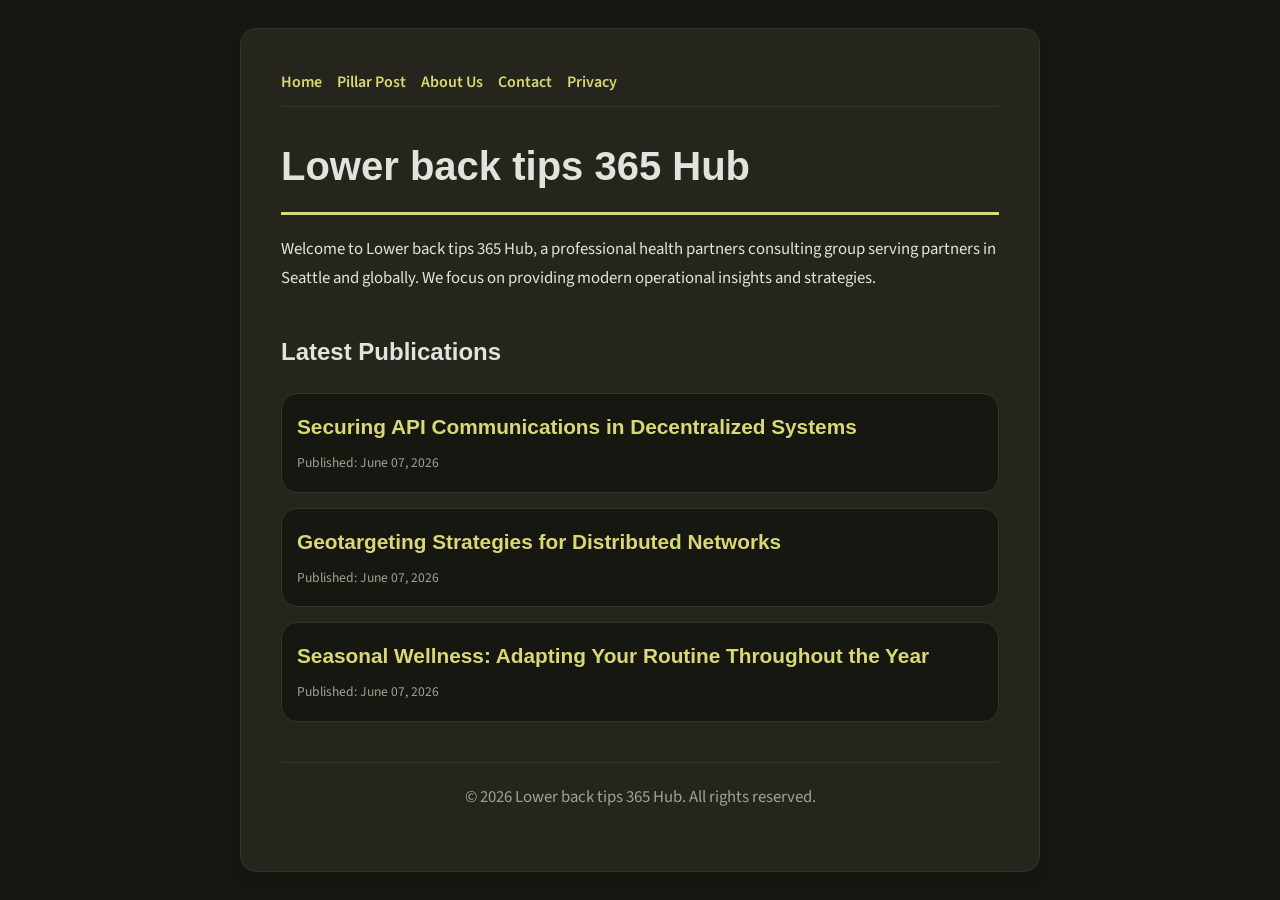
<file: index.html>
<!DOCTYPE html>
<html lang="en">
<head>
    <meta charset="UTF-8">
    <meta name="viewport" content="width=device-width, initial-scale=1.0">
    <title>Lower back tips 365 Hub | Health Partners - Seattle</title>
    <meta name="description" content="Welcome to Lower back tips 365 Hub, a professional health partners consulting group serving partners in Seattle and globally. We focus on providing modern operational insights and strategies.">
    <meta name="geo.region" content="US-WA" />
    <meta name="geo.placename" content="Seattle" />
    <meta name="geo.position" content="47.6062;-122.3321" />
    <meta name="ICBM" content="47.6062, -122.3321" />
    <link rel="stylesheet" href="style.css">
    <script type="application/ld+json">
{
  "@context": "https://schema.org",
  "@type": "LocalBusiness",
  "name": "Lower back tips 365 Hub",
  "url": "https://lower-back-tips-365.github.io",
  "telephone": "+1-206-555-0155",
  "address": {
    "@type": "PostalAddress",
    "addressLocality": "Seattle",
    "addressRegion": "WA",
    "postalCode": "98101",
    "addressCountry": "US"
  },
  "geo": {
    "@type": "GeoCoordinates",
    "latitude": 47.6062,
    "longitude": -122.3321
  }
}
</script>
</head>
<body>
    
        <div class="container" style="max-width: 800px;">
            <nav style="display: flex; gap: 15px; margin-bottom: 25px; border-bottom: 1px solid var(--border-color); padding-bottom: 10px; overflow-x: auto; flex-wrap: wrap;">
            <a href="index.html">Home</a>
            <a href="securing-api-communications-in-decentralized-systems.html">Pillar Post</a>
            <a href="about.html">About Us</a>
            <a href="contact.html">Contact</a>
            <a href="privacy.html">Privacy</a>
        </nav>
            <h1>Lower back tips 365 Hub</h1>
            <p>Welcome to Lower back tips 365 Hub, a professional health partners consulting group serving partners in Seattle and globally. We focus on providing modern operational insights and strategies.</p>
            <h2 style="margin-top: 40px;">Latest Publications</h2>
            <ul style="list-style-type: none; padding-left: 0;">
                <li style="background: var(--bg-color); padding: 15px; border-radius: var(--border-radius); border: 1px solid var(--border-color); margin-bottom: 15px;">
                <h3 style="margin-bottom: 5px; font-size: 1.3rem;"><a href="securing-api-communications-in-decentralized-systems.html">Securing API Communications in Decentralized Systems</a></h3>
                <span style="font-size:0.85rem; color: var(--muted-text)">Published: June 07, 2026</span>
            </li>
<li style="background: var(--bg-color); padding: 15px; border-radius: var(--border-radius); border: 1px solid var(--border-color); margin-bottom: 15px;">
                <h3 style="margin-bottom: 5px; font-size: 1.3rem;"><a href="geotargeting-strategies-for-distributed-networks.html">Geotargeting Strategies for Distributed Networks</a></h3>
                <span style="font-size:0.85rem; color: var(--muted-text)">Published: June 07, 2026</span>
            </li>
<li style="background: var(--bg-color); padding: 15px; border-radius: var(--border-radius); border: 1px solid var(--border-color); margin-bottom: 15px;">
                <h3 style="margin-bottom: 5px; font-size: 1.3rem;"><a href="seasonal-wellness-adapting-your-routine-throughout-the-year.html">Seasonal Wellness: Adapting Your Routine Throughout the Year</a></h3>
                <span style="font-size:0.85rem; color: var(--muted-text)">Published: June 07, 2026</span>
            </li>

            </ul>
            <footer>
                <p>&copy; 2026 Lower back tips 365 Hub. All rights reserved.</p>
            </footer>
        </div>
        
</body>
</html>
</file>
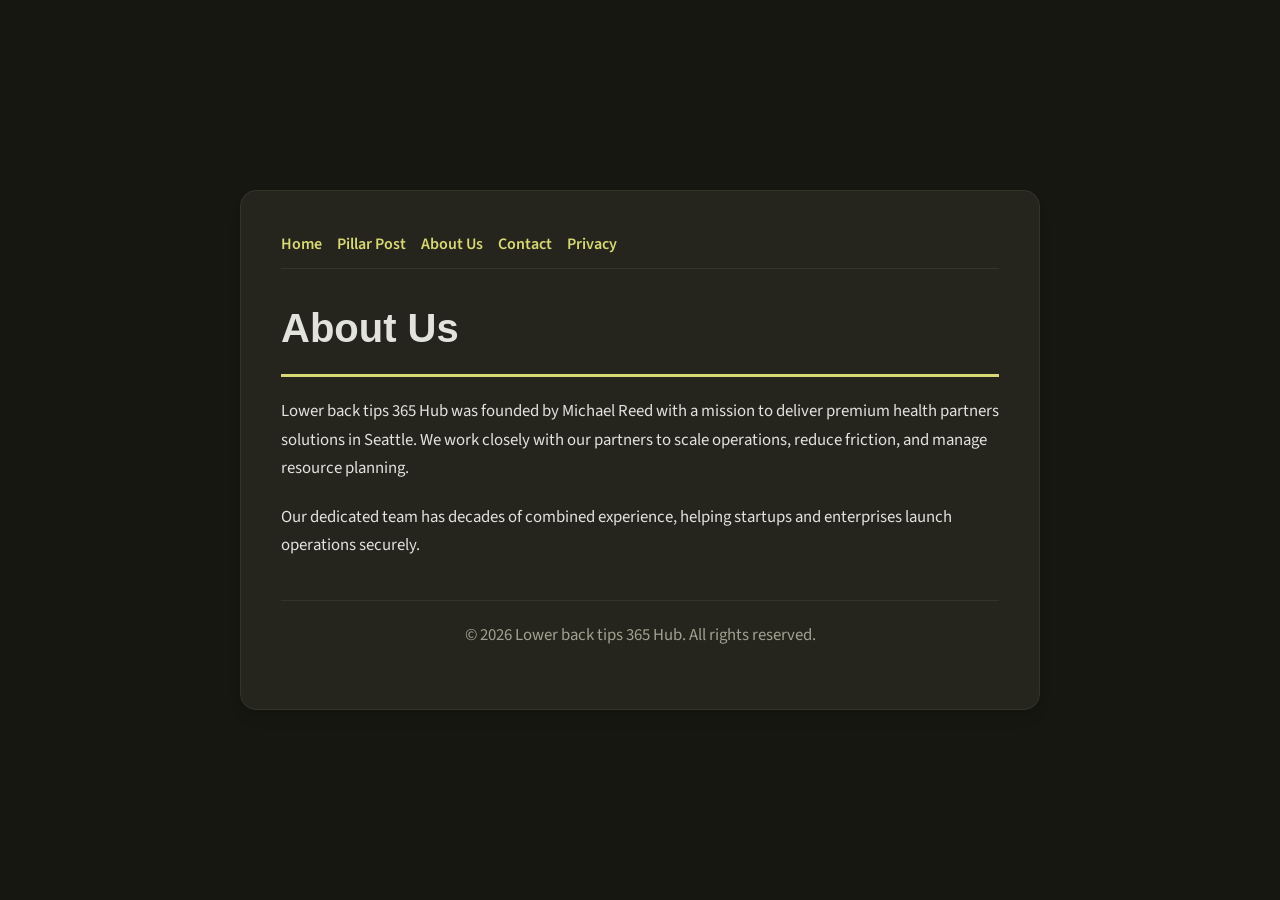
<file: about.html>
<!DOCTYPE html>
<html lang="en">
<head>
    <meta charset="UTF-8">
    <meta name="viewport" content="width=device-width, initial-scale=1.0">
    <title>About Us | Lower back tips 365 Hub</title>
    <meta name="description" content="Lower back tips 365 Hub was founded by Michael Reed with a mission to deliver premium health partners solutions in Seattle. We work closely with our partners to scale operations, reduce friction, and manage resource planning.">
    <meta name="geo.region" content="US-WA" />
    <meta name="geo.placename" content="Seattle" />
    <meta name="geo.position" content="47.6062;-122.3321" />
    <meta name="ICBM" content="47.6062, -122.3321" />
    <link rel="stylesheet" href="style.css">
</head>
<body>
    
        <div class="container" style="max-width: 800px;">
            <nav style="display: flex; gap: 15px; margin-bottom: 25px; border-bottom: 1px solid var(--border-color); padding-bottom: 10px; overflow-x: auto; flex-wrap: wrap;">
            <a href="index.html">Home</a>
            <a href="securing-api-communications-in-decentralized-systems.html">Pillar Post</a>
            <a href="about.html">About Us</a>
            <a href="contact.html">Contact</a>
            <a href="privacy.html">Privacy</a>
        </nav>
            <h1>About Us</h1>
            <p>Lower back tips 365 Hub was founded by Michael Reed with a mission to deliver premium health partners solutions in Seattle. We work closely with our partners to scale operations, reduce friction, and manage resource planning.</p>
            <p>Our dedicated team has decades of combined experience, helping startups and enterprises launch operations securely.</p>
            <footer>
                <p>&copy; 2026 Lower back tips 365 Hub. All rights reserved.</p>
            </footer>
        </div>
        
</body>
</html>
</file>
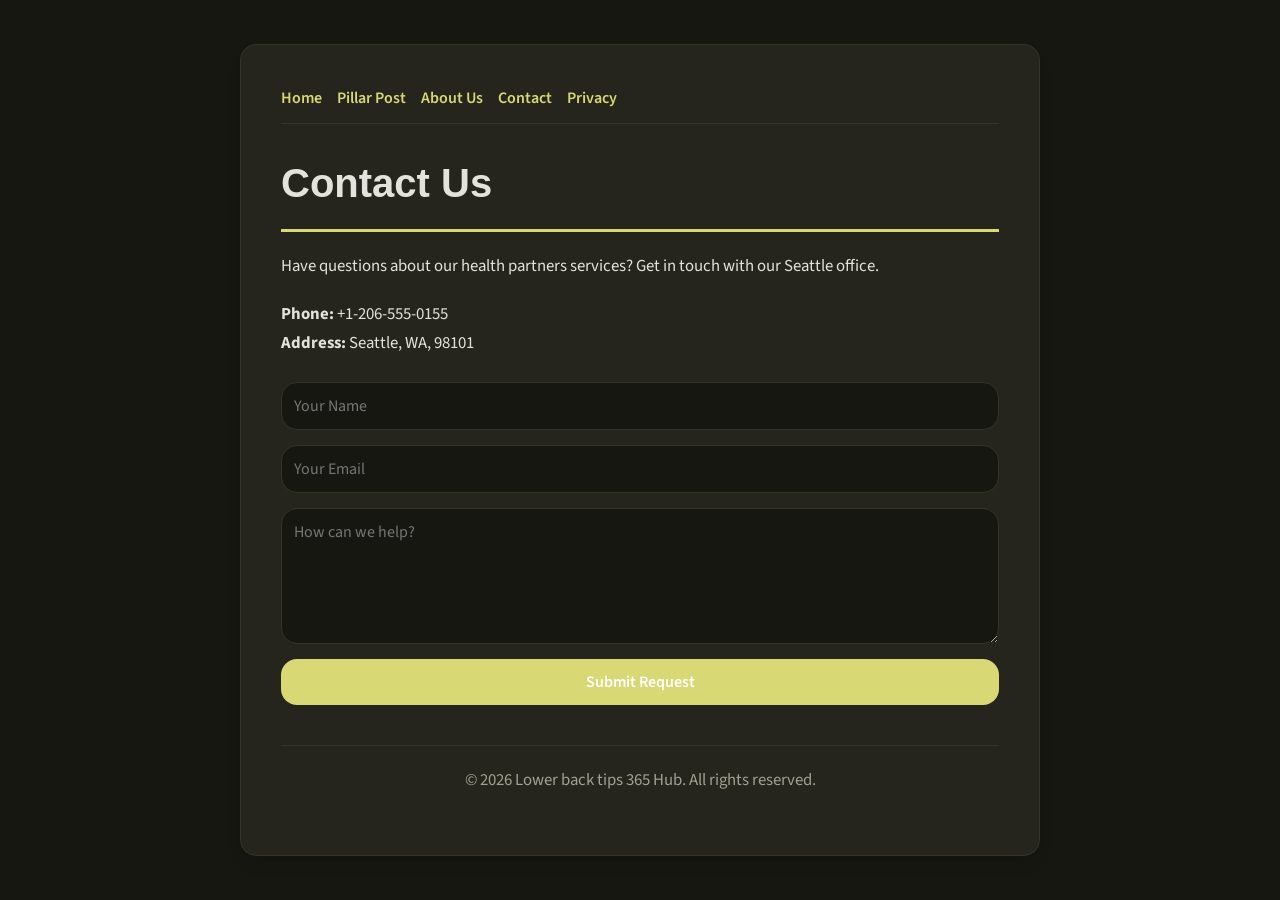
<file: contact.html>
<!DOCTYPE html>
<html lang="en">
<head>
    <meta charset="UTF-8">
    <meta name="viewport" content="width=device-width, initial-scale=1.0">
    <title>Contact Us | Lower back tips 365 Hub</title>
    <meta name="description" content="Have questions about our health partners services? Get in touch with our Seattle office.">
    <meta name="geo.region" content="US-WA" />
    <meta name="geo.placename" content="Seattle" />
    <meta name="geo.position" content="47.6062;-122.3321" />
    <meta name="ICBM" content="47.6062, -122.3321" />
    <link rel="stylesheet" href="style.css">
</head>
<body>
    
        <div class="container" style="max-width: 800px;">
            <nav style="display: flex; gap: 15px; margin-bottom: 25px; border-bottom: 1px solid var(--border-color); padding-bottom: 10px; overflow-x: auto; flex-wrap: wrap;">
            <a href="index.html">Home</a>
            <a href="securing-api-communications-in-decentralized-systems.html">Pillar Post</a>
            <a href="about.html">About Us</a>
            <a href="contact.html">Contact</a>
            <a href="privacy.html">Privacy</a>
        </nav>
            <h1>Contact Us</h1>
            <p>Have questions about our health partners services? Get in touch with our Seattle office.</p>
            <p><strong>Phone:</strong> +1-206-555-0155<br><strong>Address:</strong> Seattle, WA, 98101</p>
            <form action="https://formspree.io/f/placeholder" method="POST">
                <input type="text" name="name" placeholder="Your Name" required>
                <input type="email" name="email" placeholder="Your Email" required>
                <textarea name="message" placeholder="How can we help?" rows="5" required></textarea>
                <button type="submit">Submit Request</button>
            </form>
            <footer>
                <p>&copy; 2026 Lower back tips 365 Hub. All rights reserved.</p>
            </footer>
        </div>
        
</body>
</html>
</file>
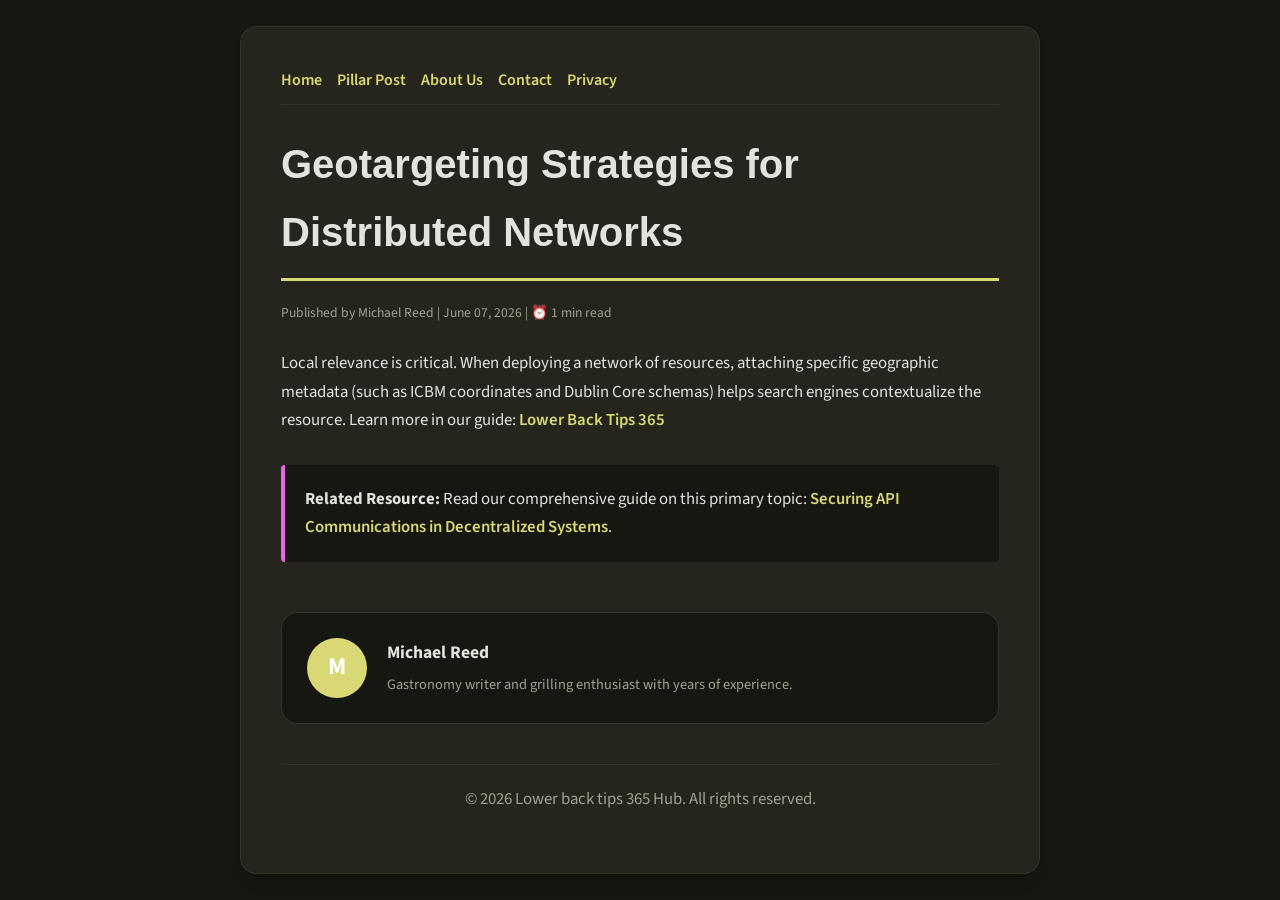
<file: geotargeting-strategies-for-distributed-networks.html>
<!DOCTYPE html>
<html lang="en">
<head>
    <meta charset="UTF-8">
    <meta name="viewport" content="width=device-width, initial-scale=1.0">
    <title>Geotargeting Strategies for Distributed Networks - Lower back tips 365 Hub</title>
    <meta name="description" content="Geotargeting Strategies for Distributed Networks">
    <meta name="geo.region" content="US-WA" />
    <meta name="geo.placename" content="Seattle" />
    <meta name="geo.position" content="47.6062;-122.3321" />
    <meta name="ICBM" content="47.6062, -122.3321" />
    <link rel="stylesheet" href="style.css">
</head>
<body>
    
            <div class="container" style="max-width: 800px;">
                <nav style="display: flex; gap: 15px; margin-bottom: 25px; border-bottom: 1px solid var(--border-color); padding-bottom: 10px; overflow-x: auto; flex-wrap: wrap;">
            <a href="index.html">Home</a>
            <a href="securing-api-communications-in-decentralized-systems.html">Pillar Post</a>
            <a href="about.html">About Us</a>
            <a href="contact.html">Contact</a>
            <a href="privacy.html">Privacy</a>
        </nav>
                <h1>Geotargeting Strategies for Distributed Networks</h1>
                <div style="font-size:0.85rem; color: var(--muted-text); margin-bottom: 25px;">
                    Published by Michael Reed | June 07, 2026 | ⏰ 1 min read
                </div>
                <article style="margin-top: 20px;">
                    <p>Local relevance is critical. When deploying a network of resources, attaching specific geographic metadata (such as ICBM coordinates and Dublin Core schemas) helps search engines contextualize the resource. Learn more in our guide: <a href="https://portal-lower-back-224.pages.dev/innovations-in-digital-operations-and-cloud-infrastructure.html">Lower Back Tips 365</a></p>
                    <div class="link-resource" style="margin-top: 30px; padding: 20px; border-left: 4px solid var(--accent-color); background: var(--bg-color); border-radius: 4px;"><p style="margin: 0;"><strong>Related Resource:</strong> Read our comprehensive guide on this primary topic: <a href="securing-api-communications-in-decentralized-systems.html">Securing API Communications in Decentralized Systems</a>.</p></div>
                </article>
                
            <div class="author-box" style="margin-top: 50px; padding: 25px; background: var(--bg-color); border: 1px solid var(--border-color); border-radius: var(--border-radius); display: flex; gap: 20px; align-items: center;">
                <div style="width: 60px; height: 60px; border-radius: 50%; background: var(--primary-color); display: flex; align-items: center; justify-content: center; color: white; font-weight: bold; font-size: 1.5rem;">M</div>
                <div>
                    <h4 style="margin-bottom: 5px; font-weight: bold; font-size: 1.1rem;">Michael Reed</h4>
                    <p style="margin: 0; font-size: 0.9rem; color: var(--muted-text);">Gastronomy writer and grilling enthusiast with years of experience.</p>
                </div>
            </div>
            
                <footer>
                    <p>&copy; 2026 Lower back tips 365 Hub. All rights reserved.</p>
                </footer>
            </div>
            
</body>
</html>
</file>
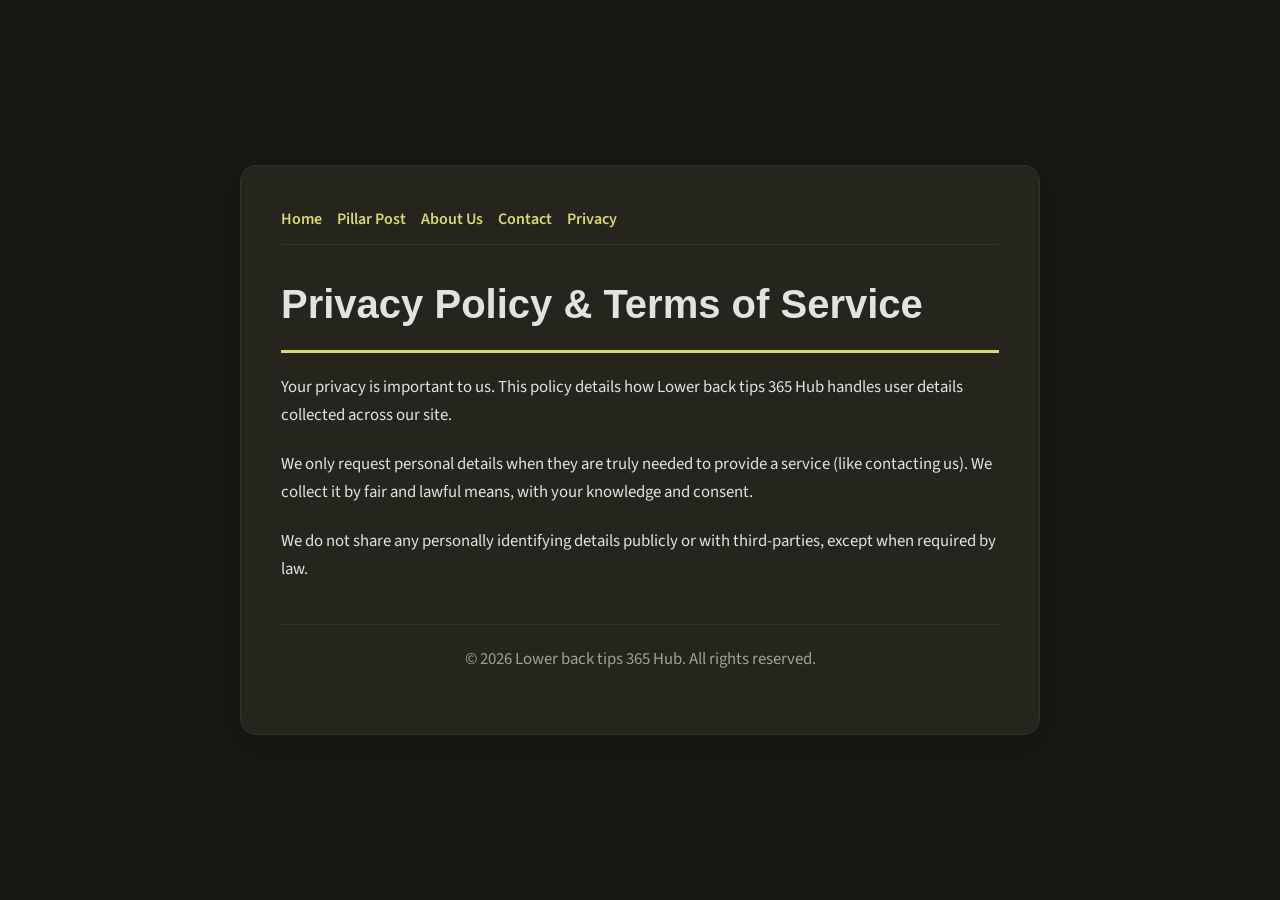
<file: privacy.html>
<!DOCTYPE html>
<html lang="en">
<head>
    <meta charset="UTF-8">
    <meta name="viewport" content="width=device-width, initial-scale=1.0">
    <title>Privacy Policy & Terms of Service - Lower back tips 365 Hub</title>
    <meta name="description" content="Your privacy is important to us. This policy details how Lower back tips 365 Hub handles user details collected across our site.">
    <meta name="geo.region" content="US-WA" />
    <meta name="geo.placename" content="Seattle" />
    <meta name="geo.position" content="47.6062;-122.3321" />
    <meta name="ICBM" content="47.6062, -122.3321" />
    <link rel="stylesheet" href="style.css">
</head>
<body>
    
        <div class="container" style="max-width: 800px;">
            <nav style="display: flex; gap: 15px; margin-bottom: 25px; border-bottom: 1px solid var(--border-color); padding-bottom: 10px; overflow-x: auto; flex-wrap: wrap;">
            <a href="index.html">Home</a>
            <a href="securing-api-communications-in-decentralized-systems.html">Pillar Post</a>
            <a href="about.html">About Us</a>
            <a href="contact.html">Contact</a>
            <a href="privacy.html">Privacy</a>
        </nav>
            <h1>Privacy Policy & Terms of Service</h1>
            <p>Your privacy is important to us. This policy details how Lower back tips 365 Hub handles user details collected across our site.</p>
            <p>We only request personal details when they are truly needed to provide a service (like contacting us). We collect it by fair and lawful means, with your knowledge and consent.</p>
            <p>We do not share any personally identifying details publicly or with third-parties, except when required by law.</p>
            <footer>
                <p>&copy; 2026 Lower back tips 365 Hub. All rights reserved.</p>
            </footer>
        </div>
        
</body>
</html>
</file>
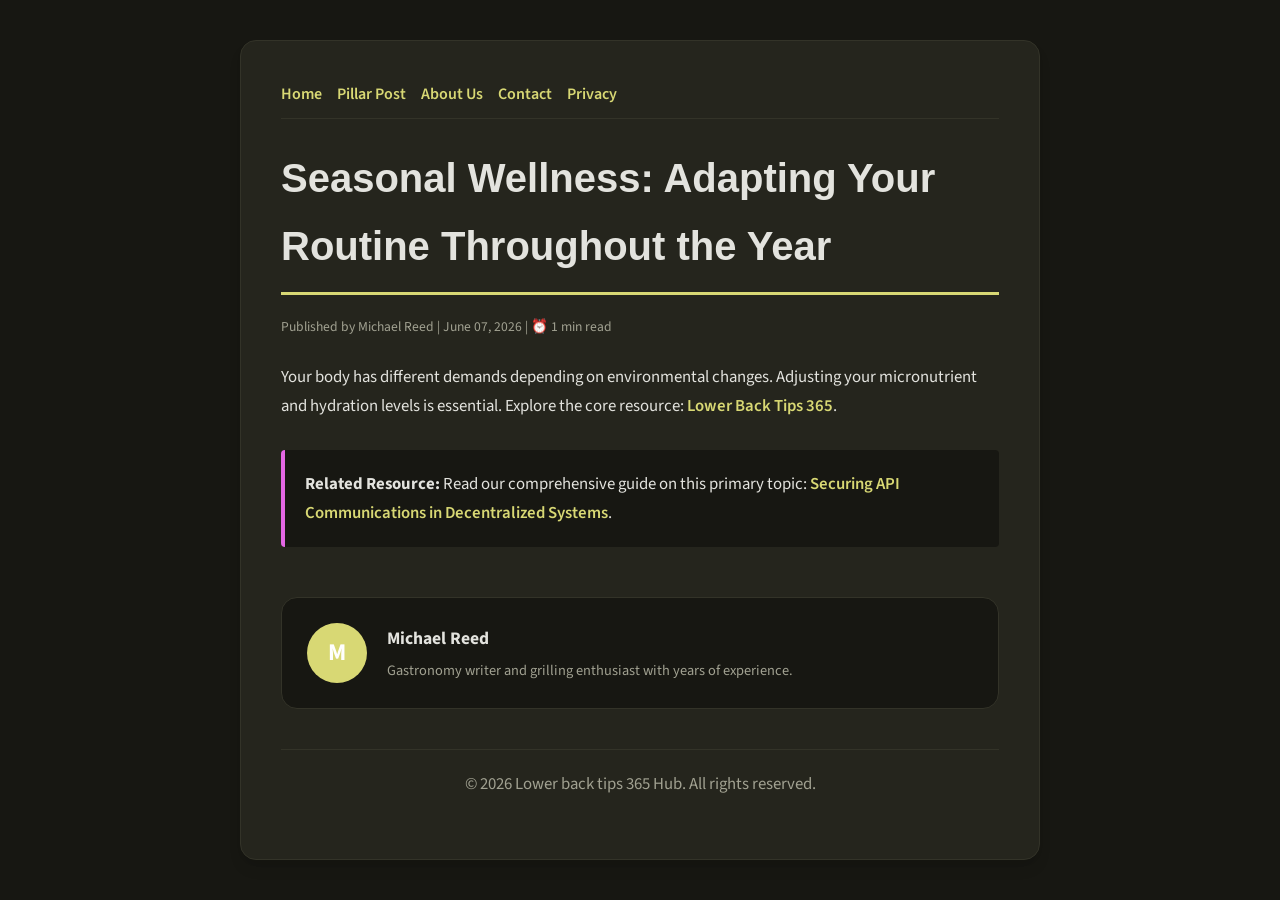
<file: seasonal-wellness-adapting-your-routine-throughout-the-year.html>
<!DOCTYPE html>
<html lang="en">
<head>
    <meta charset="UTF-8">
    <meta name="viewport" content="width=device-width, initial-scale=1.0">
    <title>Seasonal Wellness: Adapting Your Routine Throughout the Year - Lower back tips 365 Hub</title>
    <meta name="description" content="Seasonal Wellness: Adapting Your Routine Throughout the Year">
    <meta name="geo.region" content="US-WA" />
    <meta name="geo.placename" content="Seattle" />
    <meta name="geo.position" content="47.6062;-122.3321" />
    <meta name="ICBM" content="47.6062, -122.3321" />
    <link rel="stylesheet" href="style.css">
</head>
<body>
    
            <div class="container" style="max-width: 800px;">
                <nav style="display: flex; gap: 15px; margin-bottom: 25px; border-bottom: 1px solid var(--border-color); padding-bottom: 10px; overflow-x: auto; flex-wrap: wrap;">
            <a href="index.html">Home</a>
            <a href="securing-api-communications-in-decentralized-systems.html">Pillar Post</a>
            <a href="about.html">About Us</a>
            <a href="contact.html">Contact</a>
            <a href="privacy.html">Privacy</a>
        </nav>
                <h1>Seasonal Wellness: Adapting Your Routine Throughout the Year</h1>
                <div style="font-size:0.85rem; color: var(--muted-text); margin-bottom: 25px;">
                    Published by Michael Reed | June 07, 2026 | ⏰ 1 min read
                </div>
                <article style="margin-top: 20px;">
                    <p>Your body has different demands depending on environmental changes. Adjusting your micronutrient and hydration levels is essential. Explore the core resource: <a href="https://portal-lower-back-224.pages.dev/innovations-in-digital-operations-and-cloud-infrastructure.html">Lower Back Tips 365</a>.</p>
                    <div class="link-resource" style="margin-top: 30px; padding: 20px; border-left: 4px solid var(--accent-color); background: var(--bg-color); border-radius: 4px;"><p style="margin: 0;"><strong>Related Resource:</strong> Read our comprehensive guide on this primary topic: <a href="securing-api-communications-in-decentralized-systems.html">Securing API Communications in Decentralized Systems</a>.</p></div>
                </article>
                
            <div class="author-box" style="margin-top: 50px; padding: 25px; background: var(--bg-color); border: 1px solid var(--border-color); border-radius: var(--border-radius); display: flex; gap: 20px; align-items: center;">
                <div style="width: 60px; height: 60px; border-radius: 50%; background: var(--primary-color); display: flex; align-items: center; justify-content: center; color: white; font-weight: bold; font-size: 1.5rem;">M</div>
                <div>
                    <h4 style="margin-bottom: 5px; font-weight: bold; font-size: 1.1rem;">Michael Reed</h4>
                    <p style="margin: 0; font-size: 0.9rem; color: var(--muted-text);">Gastronomy writer and grilling enthusiast with years of experience.</p>
                </div>
            </div>
            
                <footer>
                    <p>&copy; 2026 Lower back tips 365 Hub. All rights reserved.</p>
                </footer>
            </div>
            
</body>
</html>
</file>
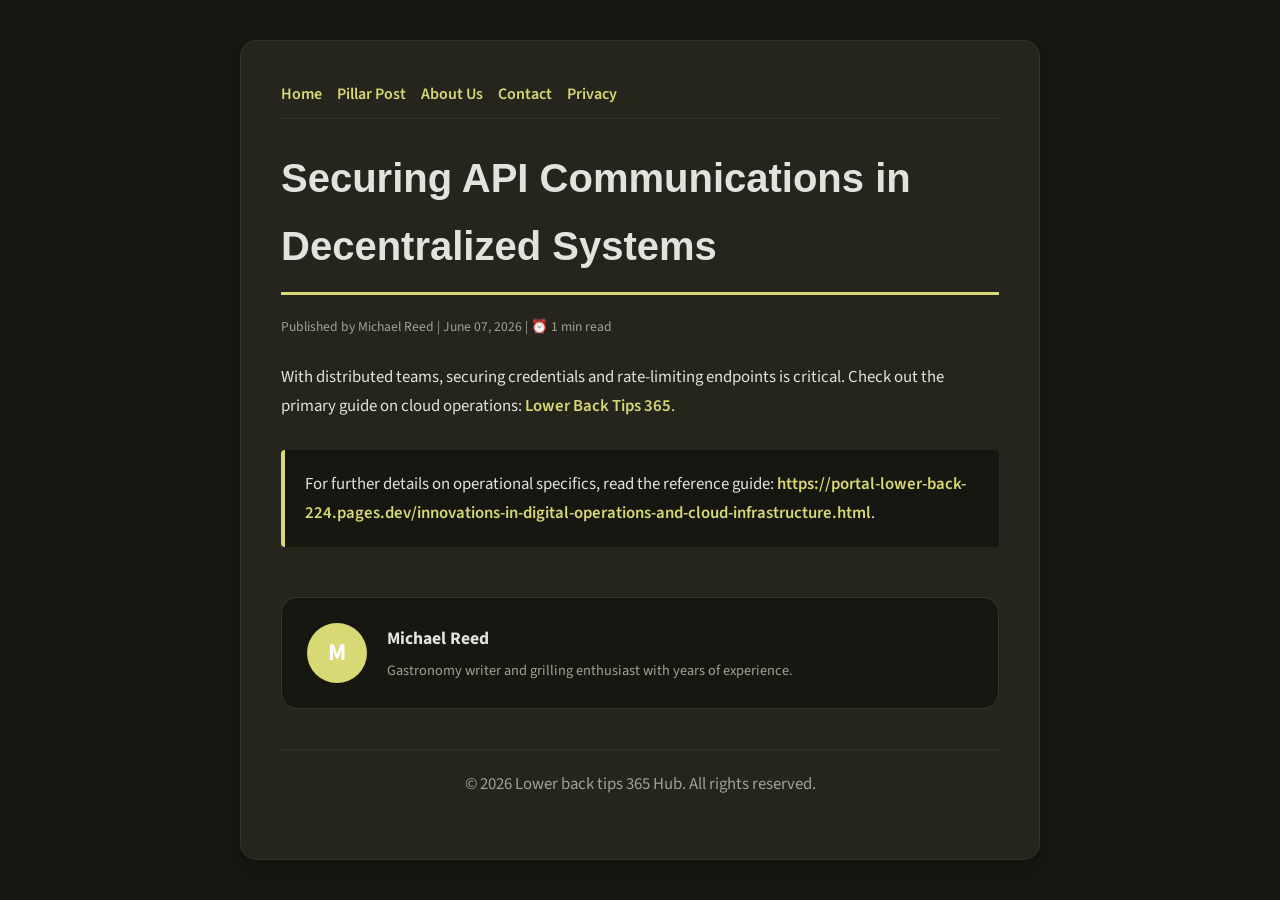
<file: securing-api-communications-in-decentralized-systems.html>
<!DOCTYPE html>
<html lang="en">
<head>
    <meta charset="UTF-8">
    <meta name="viewport" content="width=device-width, initial-scale=1.0">
    <title>Securing API Communications in Decentralized Systems - Lower back tips 365 Hub</title>
    <meta name="description" content="Securing API Communications in Decentralized Systems">
    <meta name="geo.region" content="US-WA" />
    <meta name="geo.placename" content="Seattle" />
    <meta name="geo.position" content="47.6062;-122.3321" />
    <meta name="ICBM" content="47.6062, -122.3321" />
    <link rel="stylesheet" href="style.css">
</head>
<body>
    
            <div class="container" style="max-width: 800px;">
                <nav style="display: flex; gap: 15px; margin-bottom: 25px; border-bottom: 1px solid var(--border-color); padding-bottom: 10px; overflow-x: auto; flex-wrap: wrap;">
            <a href="index.html">Home</a>
            <a href="securing-api-communications-in-decentralized-systems.html">Pillar Post</a>
            <a href="about.html">About Us</a>
            <a href="contact.html">Contact</a>
            <a href="privacy.html">Privacy</a>
        </nav>
                <h1>Securing API Communications in Decentralized Systems</h1>
                <div style="font-size:0.85rem; color: var(--muted-text); margin-bottom: 25px;">
                    Published by Michael Reed | June 07, 2026 | ⏰ 1 min read
                </div>
                <article style="margin-top: 20px;">
                    <p>With distributed teams, securing credentials and rate-limiting endpoints is critical. Check out the primary guide on cloud operations: <a href="https://portal-lower-back-224.pages.dev/innovations-in-digital-operations-and-cloud-infrastructure.html">Lower Back Tips 365</a>.</p>
                    <div class="link-resource" style="margin-top: 30px; padding: 20px; border-left: 4px solid var(--primary-color); background: var(--bg-color); border-radius: 4px;"><p style="margin: 0;">For further details on operational specifics, read the reference guide: <strong><a href="https://portal-lower-back-224.pages.dev/innovations-in-digital-operations-and-cloud-infrastructure.html">https://portal-lower-back-224.pages.dev/innovations-in-digital-operations-and-cloud-infrastructure.html</a></strong>.</p></div>
                </article>
                
            <div class="author-box" style="margin-top: 50px; padding: 25px; background: var(--bg-color); border: 1px solid var(--border-color); border-radius: var(--border-radius); display: flex; gap: 20px; align-items: center;">
                <div style="width: 60px; height: 60px; border-radius: 50%; background: var(--primary-color); display: flex; align-items: center; justify-content: center; color: white; font-weight: bold; font-size: 1.5rem;">M</div>
                <div>
                    <h4 style="margin-bottom: 5px; font-weight: bold; font-size: 1.1rem;">Michael Reed</h4>
                    <p style="margin: 0; font-size: 0.9rem; color: var(--muted-text);">Gastronomy writer and grilling enthusiast with years of experience.</p>
                </div>
            </div>
            
                <footer>
                    <p>&copy; 2026 Lower back tips 365 Hub. All rights reserved.</p>
                </footer>
            </div>
            
</body>
</html>
</file>
<file: style.css>
@import url('https://fonts.googleapis.com/css2?family=Cabinet+Grotesk:wght@700&family=Source+Sans+3:wght@400;600&display=swap');

:root {
    --bg-color: hsl(60, 12%, 8%);
    --card-bg: hsl(60, 12%, 13%);
    --text-color: hsl(60, 8%, 88%);
    --muted-text: hsl(60, 8%, 60%);
    --primary-color: hsl(60, 56%, 65%);
    --accent-color: hsl(300, 70%, 65%);
    --border-color: hsl(60, 12%, 18%);
    --border-radius: 16px;
    --shadow: 0 10px 15px -3px rgba(0, 0, 0, 0.1), 0 4px 6px -2px rgba(0, 0, 0, 0.05);
    --font-headline: 'Cabinet Grotesk', sans-serif;
    --font-body: 'Source Sans 3', sans-serif;
}

* {
    box-sizing: border-box;
    margin: 0;
    padding: 0;
}

body {
    background-color: var(--bg-color);
    color: var(--text-color);
    font-family: var(--font-body);
    line-height: 1.7;
    padding: 20px;
    display: flex;
    justify-content: center;
    min-height: 100vh;
}

a {
    color: var(--primary-color);
    text-decoration: none;
    font-weight: 600;
    transition: color 0.2s ease;
}

a:hover {
    color: var(--accent-color);
    text-decoration: underline;
}

.container {
    width: 100%;
    max-width: 900px;
    background: var(--card-bg);
    border: 1px solid var(--border-color);
    border-radius: var(--border-radius);
    padding: 40px;
    box-shadow: var(--shadow);
    margin: auto;
}

h1, h2, h3 {
    font-family: var(--font-headline);
    margin-bottom: 20px;
    color: var(--text-color);
}

h1 {
    font-size: 2.5rem;
    border-bottom: 3px solid var(--primary-color);
    padding-bottom: 12px;
}

p {
    margin-bottom: 20px;
    font-size: 1.05rem;
}

ul {
    margin-bottom: 20px;
    padding-left: 20px;
}

li {
    margin-bottom: 8px;
}

form {
    display: flex;
    flex-direction: column;
    gap: 15px;
    margin-top: 25px;
}

input, textarea, button {
    padding: 12px;
    border: 1px solid var(--border-color);
    border-radius: var(--border-radius);
    font-family: var(--font-body);
    font-size: 1rem;
    background: var(--bg-color);
    color: var(--text-color);
}

button {
    background: var(--primary-color);
    color: white;
    font-weight: 600;
    border: none;
    cursor: pointer;
    transition: background 0.2s ease;
}

button:hover {
    background: var(--accent-color);
}

footer {
    margin-top: 40px;
    border-top: 1px solid var(--border-color);
    padding-top: 20px;
    font-size: 0.9rem;
    color: var(--muted-text);
    text-align: center;
}
</file>
